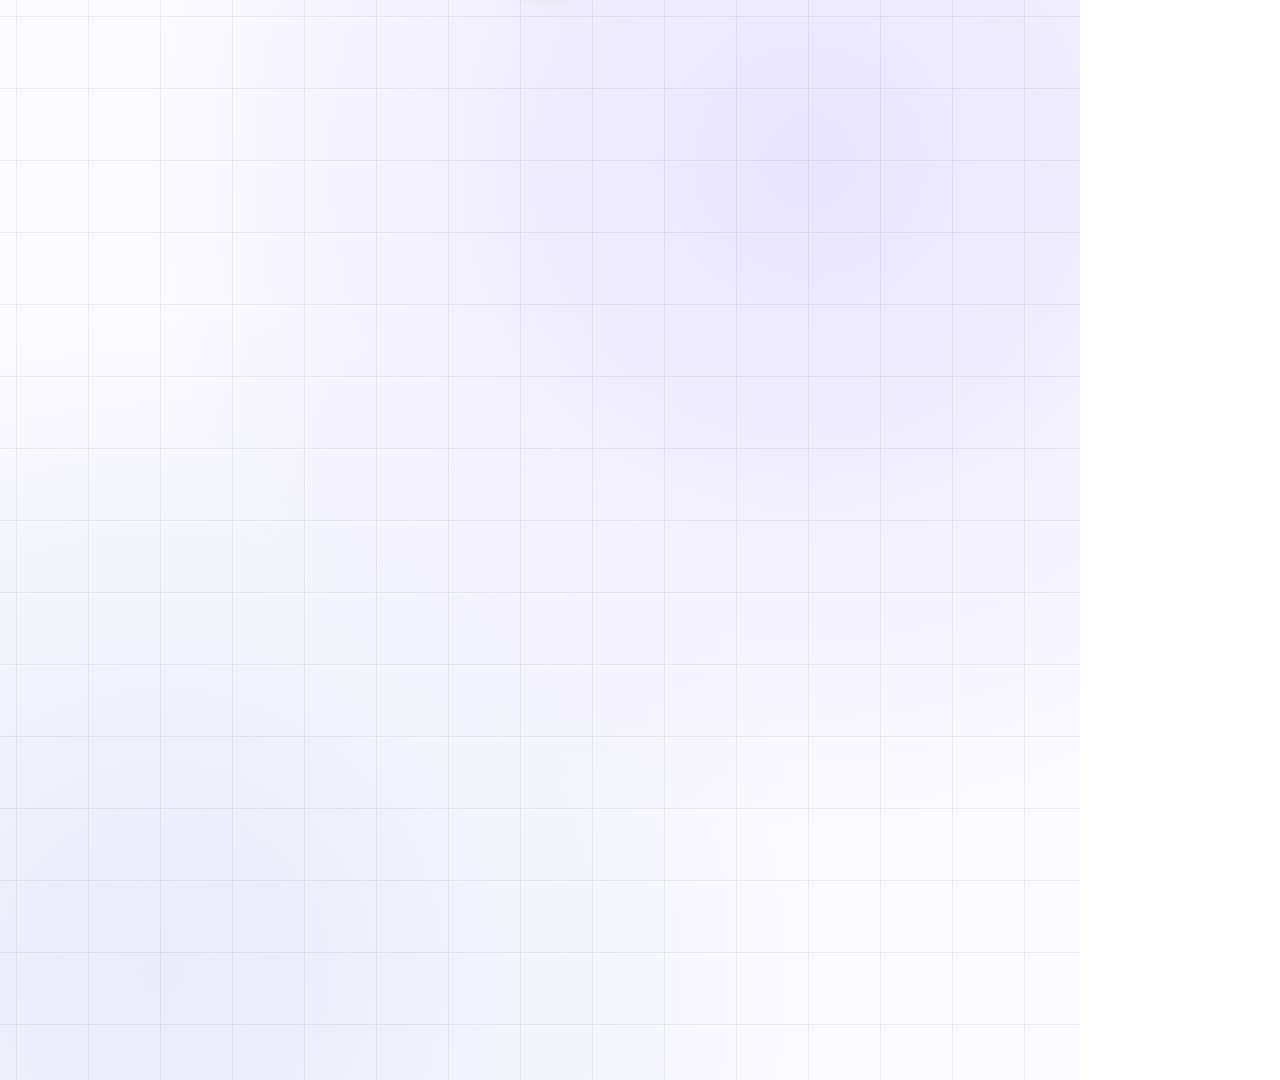
<file: video-src/index.html>
<!doctype html>
<html lang="en" data-resolution="square">
<head>
<meta charset="UTF-8" />
<meta name="viewport" content="width=1080, height=1080" />
<script src="assets/gsap.min.js"></script>
<style>
@font-face{font-family:PJS;src:url(assets/pjs-500.woff2);font-weight:500}
@font-face{font-family:PJS;src:url(assets/pjs-600.woff2);font-weight:600}
@font-face{font-family:PJS;src:url(assets/pjs-700.woff2);font-weight:700}
@font-face{font-family:PJS;src:url(assets/pjs-800.woff2);font-weight:800}
:root{--ink:#0f0d1a;--mute:#6b6878;--v:#6E4DFF;--b:#0C49A3;--wa:#1fb855;--red:#e5484d;--card:#ffffff;--line:rgba(15,13,26,.08)}
*{margin:0;padding:0;box-sizing:border-box}
html,body{width:1080px;height:1080px;overflow:hidden;background:#fff;font-family:PJS,sans-serif;color:var(--ink)}
#root{position:relative;width:1080px;height:1080px;overflow:hidden;background:radial-gradient(circle at 75% 15%,rgba(110,77,255,.13),transparent 55%),radial-gradient(circle at 15% 90%,rgba(12,73,163,.08),transparent 50%),#fbfaff}
.grid{position:absolute;inset:-200px;background-image:linear-gradient(var(--line) 1px,transparent 1px),linear-gradient(90deg,var(--line) 1px,transparent 1px);background-size:72px 72px;opacity:.7}
.clip{position:absolute;inset:0}
.stage{position:absolute;inset:0;perspective:1800px;display:grid;place-items:center}
.cap{position:absolute;left:0;right:0;bottom:92px;text-align:center;font-weight:700;font-size:34px;letter-spacing:-.02em}
.cap em{font-style:normal;background:linear-gradient(100deg,var(--v),var(--b));-webkit-background-clip:text;background-clip:text;color:transparent}
.chip{display:inline-flex;align-items:center;gap:8px;font-size:18px;font-weight:700;letter-spacing:.06em;text-transform:uppercase;padding:9px 16px;border-radius:99px}
.shadow{box-shadow:0 50px 90px -30px rgba(40,25,120,.35),0 2px 0 rgba(255,255,255,.8) inset}
.p3d{transform-style:preserve-3d}
/* S1 phone */
#phone{position:absolute;width:330px;height:600px;border-radius:48px;background:#16112e;padding:14px;left:375px;top:150px}
#phone .scr{width:100%;height:100%;border-radius:36px;background:linear-gradient(160deg,#7c5cff,#0C49A3);overflow:hidden;position:relative}
#phone .scr .ad{position:absolute;left:26px;right:26px;bottom:40px;color:#fff}
#phone .scr .ad b{display:block;font-size:30px;line-height:1.1;font-weight:800;margin:10px 0 16px}
#phone .scr .ad i{font-style:normal;display:inline-block;background:#fff;color:#16112e;font-weight:700;font-size:18px;padding:10px 18px;border-radius:99px}
#phone .play{position:absolute;left:50%;top:38%;width:84px;height:84px;margin:-42px;border-radius:50%;background:rgba(255,255,255,.22);display:grid;place-items:center;color:#fff;font-size:34px}
#coin{position:absolute;left:500px;top:-120px;width:92px;height:92px;border-radius:50%;background:radial-gradient(circle at 35% 30%,#ffe9a3,#f0b52c 60%,#c98a00);display:grid;place-items:center;font-size:46px;font-weight:800;color:#7a5200;box-shadow:0 18px 30px -10px rgba(201,138,0,.6)}
.lead{position:absolute;width:300px;padding:20px 22px;border-radius:22px;background:#fff;display:flex;gap:14px;align-items:center}
.av{width:54px;height:54px;border-radius:50%;background:linear-gradient(135deg,var(--v),var(--b));color:#fff;font-weight:800;font-size:20px;display:grid;place-items:center;flex:none}
.lead b{display:block;font-size:22px}.lead small{color:var(--mute);font-size:16px;font-weight:600}
#lead1{left:640px;top:330px}
#lost{position:absolute;left:820px;top:300px;background:#ffe9ea;color:var(--red)}
/* S2/S3 path */
#plane{position:absolute;left:90px;top:300px;width:900px;height:420px}
.node{position:absolute;top:120px;width:210px;height:170px;border-radius:30px;background:#fff;display:grid;place-items:center;text-align:center;font-weight:800;font-size:24px}
.node span{display:block;font-size:52px;margin-bottom:6px}
.n1{left:0}.n2{left:345px}.n3{left:690px}
.gap{position:absolute;top:195px;width:135px;height:20px}
.g1{left:210px}.g2{left:555px}
.gap .dash{position:absolute;inset:7px 8px;border-top:6px dashed rgba(229,72,77,.6)}
.gap .glow{position:absolute;inset:0;border-radius:20px;background:rgba(229,72,77,.35);filter:blur(14px)}
.gap .fill{position:absolute;inset:4px 0;border-radius:12px;background:linear-gradient(90deg,var(--v),var(--b));transform-origin:left}
#core{position:absolute;left:465px;top:120px;width:150px;height:150px;border-radius:40px;overflow:hidden;opacity:0}
#core img{width:100%;height:100%}
/* S4 reel */
#reel{position:absolute;left:390px;top:130px;width:330px;height:590px;border-radius:34px;overflow:hidden;background:linear-gradient(180deg,#2a1f63,#6E4DFF 70%,#9b86ff)}
#reel .face{position:absolute;left:0;right:0;top:170px;text-align:center;font-size:230px;line-height:1}
#reel .body{position:absolute;left:50%;top:300px;width:270px;height:300px;margin-left:-135px;border-radius:130px 130px 0 0;background:#ffffff22}
#reel .hook{position:absolute;left:24px;right:24px;top:40px;color:#fff;font-weight:800;font-size:26px;line-height:1.15;text-align:center}
#reel .side{position:absolute;right:16px;bottom:120px;display:grid;gap:22px;color:#fff;font-size:30px;text-align:center}
#views{position:absolute;left:740px;top:240px;background:#fff;padding:20px 26px;border-radius:22px;font-weight:800;font-size:44px;letter-spacing:-.02em}
#views small{display:block;font-size:16px;color:var(--mute);font-weight:700;letter-spacing:.06em}
.heart{position:absolute;font-size:44px;color:#ff4d79;left:640px;top:600px;opacity:0}
/* S5 form + wa */
#form{position:absolute;left:150px;top:200px;width:430px;padding:34px;border-radius:30px;background:#fff}
#form h4{font-size:26px;margin-bottom:22px}
.fld{height:62px;border-radius:14px;background:#f4f3f9;border:2px solid transparent;margin-bottom:14px;padding:0 18px;display:flex;align-items:center;font-size:21px;font-weight:600;color:var(--ink);overflow:hidden;white-space:nowrap}
.fld .t{display:inline-block;overflow:hidden;width:0}
#sub{height:64px;border-radius:99px;background:var(--v);color:#fff;font-weight:700;font-size:22px;display:grid;place-items:center}
#wa{position:absolute;left:560px;top:430px;width:400px;border-radius:30px;background:#fff;overflow:hidden}
#wa .hd{background:#075e54;color:#fff;padding:18px 22px;display:flex;gap:12px;align-items:center;font-weight:700;font-size:20px}
#wa .hd i{width:40px;height:40px;border-radius:50%;background:url(assets/icon.png) center/cover}
#wa .bd{background:#ece5dd;padding:22px}
#wa .msg{background:#dcf8c6;border-radius:16px 16px 16px 4px;padding:16px 18px;font-size:20px;font-weight:600;line-height:1.35}
#timer{position:absolute;left:820px;top:330px;background:var(--wa);color:#fff}
/* S6 crm */
#board{position:absolute;left:90px;top:190px;width:900px;height:520px;display:flex;gap:24px}
.col{flex:1;border-radius:28px;background:rgba(255,255,255,.85);border:2px solid var(--line);padding:22px}
.col h5{font-size:18px;letter-spacing:.08em;text-transform:uppercase;color:var(--mute);margin-bottom:18px;display:flex;justify-content:space-between}
.ghost{height:96px;border-radius:18px;background:#f4f3f9;margin-bottom:14px}
#mov{position:absolute;left:22px;top:80px;width:240px;padding:18px;border-radius:18px;background:#fff;border:2px solid var(--v)}
#mov b{font-size:22px;display:block}#mov small{font-size:16px;color:var(--mute);font-weight:600}
#mov .tag{margin-bottom:8px;font-size:14px;padding:6px 10px}
/* S7 engine */
.layer{position:absolute;left:340px;width:400px;height:110px;border-radius:26px;display:flex;align-items:center;gap:18px;padding:0 30px;color:#fff;font-weight:800;font-size:30px}
.layer span{font-size:40px}
.l1{background:linear-gradient(120deg,#8a6dff,#6E4DFF)}.l2{background:linear-gradient(120deg,#4a63e6,#2a4fc4)}.l3{background:linear-gradient(120deg,#25c46a,#119b4c)}
#arrowL{position:absolute;left:0;right:0;top:760px;text-align:center;font-size:38px;font-weight:800;letter-spacing:-.02em}
/* S8 end */
#endlogo{position:absolute;left:0;right:0;top:330px;display:flex;justify-content:center;align-items:center;gap:26px}
#endlogo img{width:150px;height:150px}
.word{font-size:96px;font-weight:800;letter-spacing:-.04em;display:flex;align-items:center}
.word .m{background:linear-gradient(110deg,#6E4DFF,#0C49A3);color:#fff;padding:0 18px;margin-left:6px;line-height:1.15}
#cta{position:absolute;left:50%;top:600px;transform:translateX(-50%);background:var(--v);color:#fff;font-weight:700;font-size:32px;padding:26px 48px;border-radius:99px;box-shadow:0 24px 50px -16px rgba(110,77,255,.7);white-space:nowrap}
#url{position:absolute;left:0;right:0;top:740px;text-align:center;font-size:24px;font-weight:700;color:var(--mute)}
</style>
</head>
<body>
<div id="root" data-composition-id="main" data-start="0" data-duration="31.8" data-width="1080" data-height="1080">
  <div class="grid" id="grid"></div>

  <!-- S1 hook -->
  <div class="clip" id="s1" data-start="0" data-duration="4.7" data-track-index="1"><div class="stage">
    <div id="phone" class="shadow p3d"><div class="scr"><div class="play">▶</div><div class="ad"><span class="chip" style="background:#ffffff26;color:#fff;font-size:14px;padding:6px 12px">Sponsored</span><b>Book your free consultation today</b><i>Learn more</i></div></div></div>
    <div id="coin">₹</div>
    <div class="lead shadow" id="lead1"><div class="av">RK</div><div><b>New lead</b><small>Rahul · 2:14 PM</small></div></div>
    <div class="chip" id="lost">✕ Lost</div>
    <div class="cap" id="c1">Paid for the lead. <em>Lost the customer.</em></div>
  </div></div>

  <!-- S2+S3 path -->
  <div class="clip" id="s2" data-start="4.4" data-duration="6.6" data-track-index="2"><div class="stage">
    <div id="plane" class="p3d">
      <div class="node n1 shadow"><div><span>📣</span>Ad</div></div>
      <div class="gap g1"><div class="glow"></div><div class="dash"></div><div class="fill"></div></div>
      <div class="node n2 shadow"><div><span>📝</span>Lead</div></div>
      <div class="gap g2"><div class="glow"></div><div class="dash"></div><div class="fill"></div></div>
      <div class="node n3 shadow"><div><span>🤝</span>Customer</div></div>
    </div>
    <div id="core" class="shadow"><img src="assets/icon.png"></div>
    <div class="cap" id="c2">The leak is <em>after the ad.</em></div>
    <div class="cap" id="c3" style="opacity:0">One <em>connected</em> system.</div>
  </div></div>

  <!-- S4 reel -->
  <div class="clip" id="s4" data-start="10.6" data-duration="3.7" data-track-index="3"><div class="stage">
    <div id="reel" class="shadow"><div class="hook">"Stop scrolling if you're in Lucknow 👀"</div><div class="face">👩🏻‍💼</div><div class="side"><div>♥</div><div>💬</div><div>↗</div></div></div>
    <div id="views" class="shadow"><small>VIEWS</small><span id="vc">0</span></div>
    <div class="heart" id="h1">♥</div><div class="heart" id="h2">♥</div><div class="heart" id="h3">♥</div>
    <div class="cap" id="c4">Video that <em>stops the scroll.</em></div>
  </div></div>

  <!-- S5 form + WhatsApp -->
  <div class="clip" id="s5" data-start="13.9" data-duration="4.6" data-track-index="4"><div class="stage">
    <div id="form" class="shadow"><h4>Get a free quote</h4>
      <div class="fld"><span class="t" id="t1">Rahul Kumar</span></div>
      <div class="fld"><span class="t" id="t2">98390 •••••</span></div>
      <div id="sub">Submit</div></div>
    <div id="wa" class="shadow"><div class="hd"><i></i>Your Business ✓</div><div class="bd"><div class="msg">Hi Rahul 👋 Thanks for reaching out! Here's our price list — want to book a visit?</div></div></div>
    <div class="chip" id="timer">⚡ Replied in 0:04</div>
    <div class="cap" id="c5">Instant reply on <em>WhatsApp.</em></div>
  </div></div>

  <!-- S6 CRM -->
  <div class="clip" id="s6" data-start="18.1" data-duration="4.6" data-track-index="5"><div class="stage">
    <div id="board" class="p3d">
      <div class="col shadow"><h5>New <span>12</span></h5><div class="ghost"></div><div class="ghost" style="margin-top:110px"></div></div>
      <div class="col shadow"><h5>Assigned <span>8</span></h5><div class="ghost"></div><div class="ghost"></div></div>
      <div class="col shadow"><h5>Won <span>5</span></h5><div class="ghost"></div><div class="ghost"></div></div>
      <div id="mov" class="shadow"><span class="chip tag" id="tag" style="background:#efeaff;color:var(--v)">NEW</span><b>Rahul Kumar</b><small id="who">Unassigned</small></div>
    </div>
    <div class="cap" id="c6">Every lead <em>assigned & tracked.</em></div>
  </div></div>

  <!-- S7 engine -->
  <div class="clip" id="s7" data-start="22.3" data-duration="6.2" data-track-index="6"><div class="stage">
    <div class="p3d" id="eng" style="position:absolute;inset:0">
      <div class="layer l1 shadow" style="top:260px"><span>🎬</span>Video</div>
      <div class="layer l2 shadow" style="top:400px"><span>📈</span>Ads</div>
      <div class="layer l3 shadow" style="top:540px"><span>💬</span>Follow-up</div>
    </div>
    <div id="arrowL">Leads <span style="color:var(--v)">→</span> <em style="font-style:normal;background:linear-gradient(100deg,var(--v),var(--b));-webkit-background-clip:text;background-clip:text;color:transparent">Customers</em></div>
    <div class="cap" id="c7">Built as <em>one.</em></div>
  </div></div>

  <!-- S8 end -->
  <div class="clip" id="s8" data-start="28.2" data-duration="3.6" data-track-index="7"><div class="stage">
    <div id="endlogo"><img src="assets/icon.png"><div class="word">Trend<span class="m">Mint</span></div></div>
    <div id="cta">Book your free growth plan →</div>
    <div id="url">trendmint.co.in</div>
  </div></div>
</div>
<script>
window.__timelines = window.__timelines || {};
const tl = gsap.timeline({ paused: true });
const E = "power3.out", S = "back.out(1.6)";
// background drift
tl.fromTo("#grid",{x:0,y:0},{x:-72,y:-36,duration:31.8,ease:"none"},0);

// S1
tl.fromTo("#phone",{rotationY:-28,rotationX:12,z:-200,opacity:0,y:60},{rotationY:-14,rotationX:8,z:0,opacity:1,y:0,duration:0.9,ease:E},0)
  .to("#phone",{rotationY:-8,duration:3.6,ease:"none"},0.9)
  .fromTo("#coin",{y:0,rotation:0},{y:420,rotation:360,duration:0.8,ease:"power2.in"},0.25)
  .to("#coin",{scale:0,opacity:0,duration:0.2},1.05)
  .fromTo("#lead1",{x:-220,opacity:0,scale:.6,rotationY:-30},{x:0,opacity:1,scale:1,rotationY:-10,duration:0.6,ease:S},1.6)
  .to("#lead1",{filter:"grayscale(1)",opacity:.45,y:40,rotation:6,duration:0.8,ease:E},2.9)
  .fromTo("#lost",{scale:0,opacity:0},{scale:1,opacity:1,duration:0.4,ease:S},3.0)
  .fromTo("#c1",{y:30,opacity:0},{y:0,opacity:1,duration:0.5,ease:E},0.6)
  .to("#s1 .stage",{scale:.85,opacity:0,duration:0.35,ease:"power2.in"},4.35);

// S2 (local 0 = 4.4)
const t2=4.4;
tl.fromTo("#plane",{rotationX:48,rotationZ:-18,z:-500,opacity:0,scale:1.02},{rotationX:40,rotationZ:-12,z:0,opacity:1,scale:1.02,duration:1.0,ease:E},t2)
  .to("#plane",{rotationZ:-6,duration:5.2,ease:"none"},t2+1)
  .from("#s2 .node",{y:-60,opacity:0,stagger:0.12,duration:0.5,ease:S},t2+0.3)
  .fromTo("#s2 .glow",{opacity:.2},{opacity:1,duration:0.35,repeat:5,yoyo:true,ease:"sine.inOut"},t2+0.9)
  .fromTo("#c2",{y:30,opacity:0},{y:0,opacity:1,duration:0.5,ease:E},t2+0.6)
  // S3 snap shut at 7.9
  .fromTo("#s2 .fill",{scaleX:0},{scaleX:1,duration:0.45,stagger:0.15,ease:"power2.out"},7.9)
  .to("#s2 .glow",{opacity:0,duration:0.3},7.9)
  .to("#s2 .dash",{opacity:0,duration:0.2},7.9)
  .to("#c2",{y:-20,opacity:0,duration:0.3},7.9)
  .fromTo("#c3",{y:30,opacity:0},{y:0,opacity:1,duration:0.5,ease:E},8.1)
  .fromTo("#core",{opacity:0,scale:.3,y:-80,rotationY:-90},{opacity:1,scale:1,y:-90,rotationY:0,duration:0.7,ease:S},8.4)
  .to("#core",{scale:1.08,duration:0.4,yoyo:true,repeat:3,ease:"sine.inOut"},9.1)
  .to("#s2 .stage",{scale:1.15,opacity:0,duration:0.35,ease:"power2.in"},10.65);

// S4 (10.6)
tl.fromTo("#reel",{rotationY:40,rotationX:10,z:-300,opacity:0,x:-80},{rotationY:-12,rotationX:4,z:0,opacity:1,x:0,duration:0.8,ease:E},10.7)
  .to("#reel",{rotationY:-4,duration:2.8,ease:"none"},11.5)
  .fromTo("#views",{opacity:0,x:60,rotationY:-30},{opacity:1,x:0,rotationY:-8,duration:0.5,ease:S},11.2)
  .fromTo("#c4",{y:30,opacity:0},{y:0,opacity:1,duration:0.5,ease:E},11.0);
const vc={v:0};
tl.to(vc,{v:12400,duration:2.4,ease:"power2.out",onUpdate:()=>{document.getElementById("vc").textContent=(vc.v>=1000?(vc.v/1000).toFixed(1)+"K":Math.round(vc.v))}},11.4);
["#h1","#h2","#h3"].forEach((h,i)=>{tl.fromTo(h,{opacity:0,y:0,x:i*30,scale:.5},{opacity:1,y:-260,x:i*30-40+i*20,scale:1.2,duration:1.0,ease:"power1.out"},11.8+i*0.45).to(h,{opacity:0,duration:0.3},12.8+i*0.45)});
tl.to("#s4 .stage",{x:-200,opacity:0,duration:0.35,ease:"power2.in"},13.85);

// S5 (13.9)
tl.fromTo("#form",{rotationY:25,z:-200,opacity:0,x:-80},{rotationY:12,z:0,opacity:1,x:0,duration:0.6,ease:E},13.95)
  .to("#t1",{width:200,duration:0.7,ease:"steps(11)"},14.5)
  .to("#t2",{width:150,duration:0.6,ease:"steps(11)"},15.3)
  .to("#sub",{scale:.93,duration:0.1,yoyo:true,repeat:1},16.0)
  .to("#sub",{backgroundColor:"#1fb855",duration:0.2},16.1)
  .fromTo("#wa",{rotationY:-30,z:-200,opacity:0,y:80,scale:.8},{rotationY:-10,z:0,opacity:1,y:0,scale:1,duration:0.6,ease:S},16.4)
  .fromTo("#timer",{scale:0,opacity:0},{scale:1,opacity:1,duration:0.4,ease:S},16.9)
  .fromTo("#c5",{y:30,opacity:0},{y:0,opacity:1,duration:0.5,ease:E},14.2)
  .to("#s5 .stage",{y:-120,opacity:0,duration:0.35,ease:"power2.in"},18.1);

// S6 (18.1)
tl.fromTo("#board",{rotationX:40,z:-400,opacity:0},{rotationX:22,z:0,opacity:1,duration:0.8,ease:E},18.15)
  .to("#board",{rotationX:16,duration:3.6,ease:"none"},18.95)
  .fromTo("#mov",{scale:.6,opacity:0},{scale:1,opacity:1,duration:0.4,ease:S},18.6)
  .to("#mov",{x:308,z:60,duration:0.7,ease:"power3.inOut"},19.4)
  .call(()=>{},null,19.4)
  .to("#tag",{backgroundColor:"#e6eeff",color:"#0C49A3",duration:0.1},19.8)
  .to("#mov",{x:616,duration:0.7,ease:"power3.inOut"},20.7)
  .to("#mov",{borderColor:"#1fb855",duration:0.2},21.3)
  .to("#tag",{backgroundColor:"#e6f9ee",color:"#1fb855",duration:0.1},21.3)
  .fromTo("#c6",{y:30,opacity:0},{y:0,opacity:1,duration:0.5,ease:E},18.5)
  .to("#s6 .stage",{scale:.9,opacity:0,duration:0.35,ease:"power2.in"},22.3);
// text swaps in CRM card
tl.call(()=>{document.getElementById("tag").textContent="NEW";document.getElementById("who").textContent="Unassigned"},null,18.2)
  .call(()=>{document.getElementById("tag").textContent="ASSIGNED";document.getElementById("who").textContent="→ Priya (Sales)"},null,19.85)
  .call(()=>{document.getElementById("tag").textContent="WON ✓";document.getElementById("who").textContent="Visit booked"},null,21.3);

// S7 (22.3)
tl.fromTo("#eng .layer",{opacity:0,x:(i)=>[-500,500,-500][i],rotationY:(i)=>[40,-40,40][i]},{opacity:1,x:0,rotationY:0,stagger:0.25,duration:0.7,ease:E},22.4)
  .to("#eng",{rotationX:42,rotationZ:-22,scale:1.15,duration:1.0,ease:"power2.inOut"},24.2)
  .to("#eng .layer",{y:(i)=>[95,0,-95][i],z:(i)=>[0,60,120][i],duration:0.8,ease:"power3.inOut"},24.4)
  .to("#eng",{rotationZ:-12,duration:3.3,ease:"none"},25.2)
  .fromTo("#c7",{y:30,opacity:0},{y:0,opacity:1,duration:0.5,ease:E},22.8)
  .fromTo("#arrowL",{y:30,opacity:0},{y:0,opacity:1,duration:0.5,ease:E},24.6)
  .to("#c7",{opacity:0,duration:0.3},24.4)
  .to("#s7 .stage",{scale:1.1,opacity:0,duration:0.35,ease:"power2.in"},28.15);

// S8 (28.2)
tl.fromTo("#endlogo img",{scale:0,rotation:-120},{scale:1,rotation:0,duration:0.7,ease:S},28.3)
  .fromTo("#endlogo .word",{x:-30,opacity:0},{x:0,opacity:1,duration:0.5,ease:E},28.6)
  .fromTo("#cta",{y:40,opacity:0,scale:.9},{y:0,opacity:1,scale:1,duration:0.5,ease:S},29.2)
  .to("#cta",{scale:1.05,duration:0.35,yoyo:true,repeat:3,ease:"sine.inOut"},29.9)
  .fromTo("#url",{opacity:0},{opacity:1,duration:0.4},29.6);

window.__timelines["main"] = tl;
tl.seek(0);
</script>
</body>
</html>
</file>
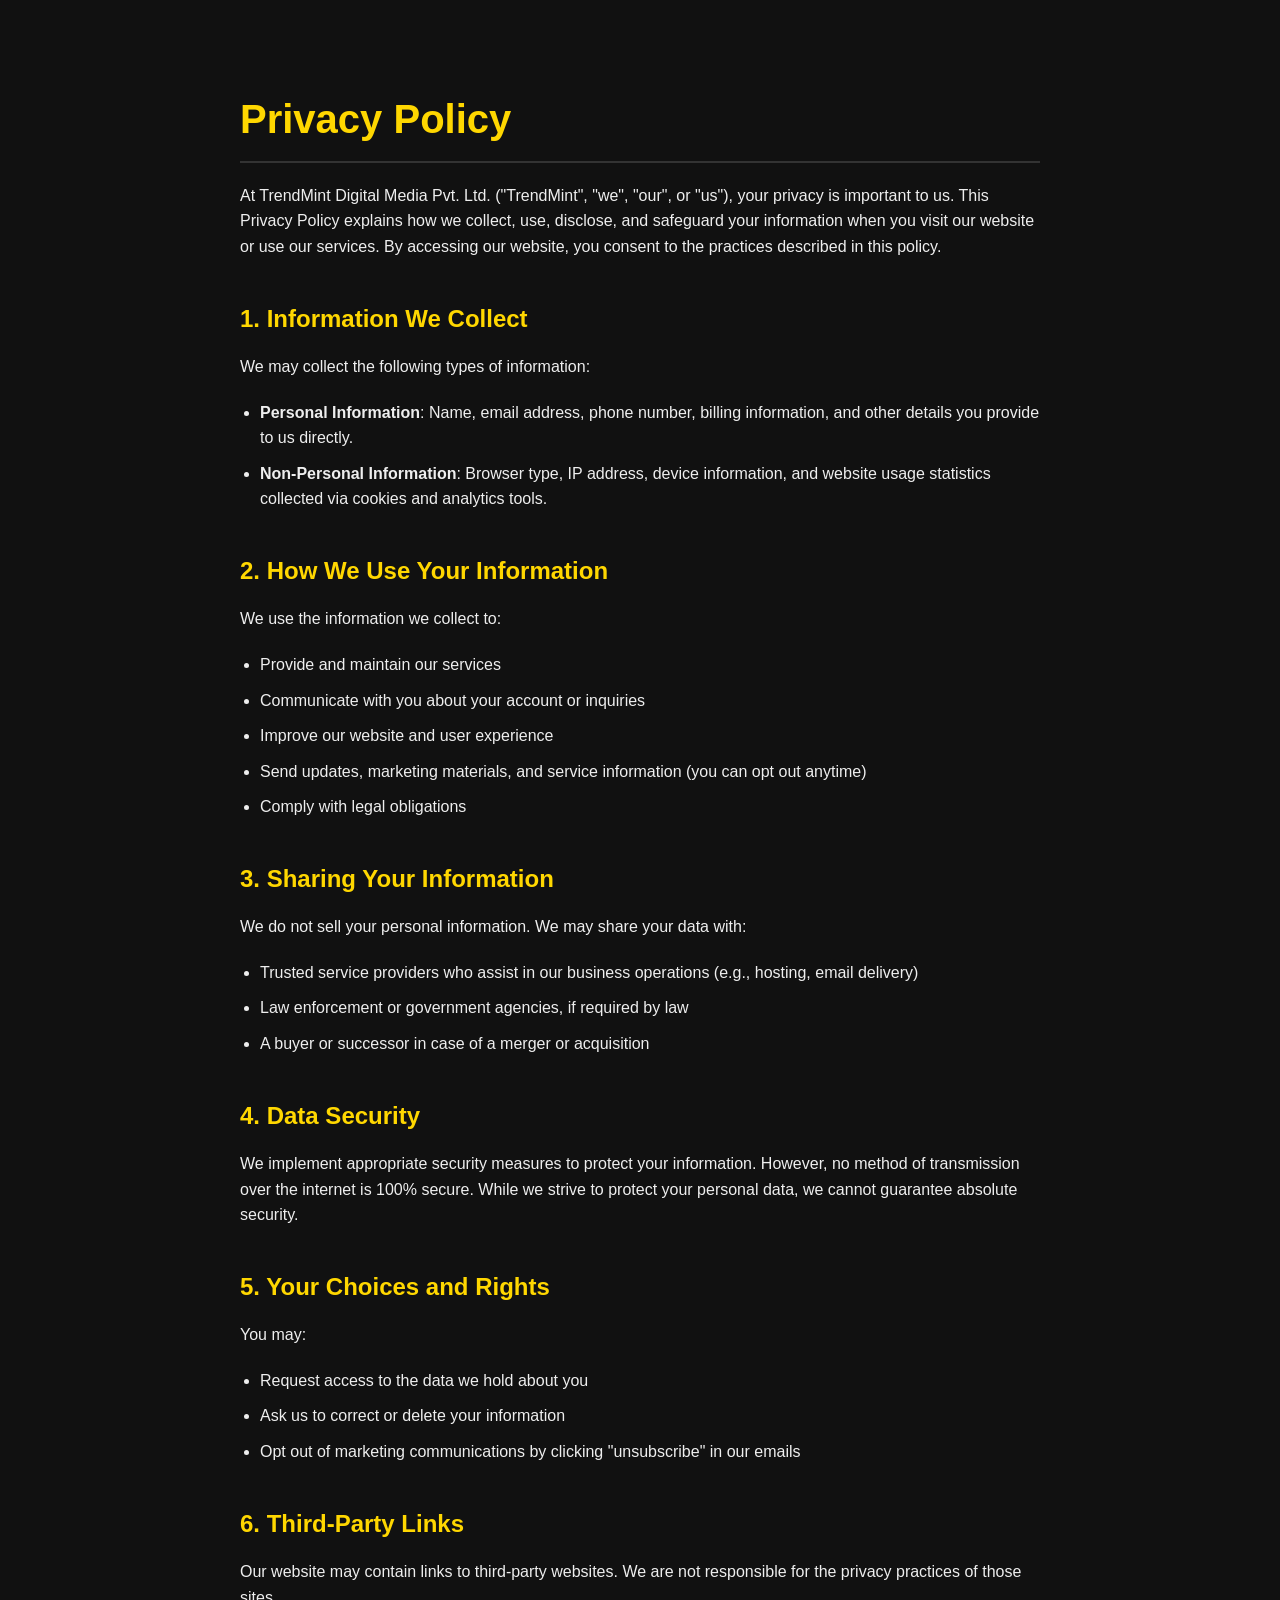
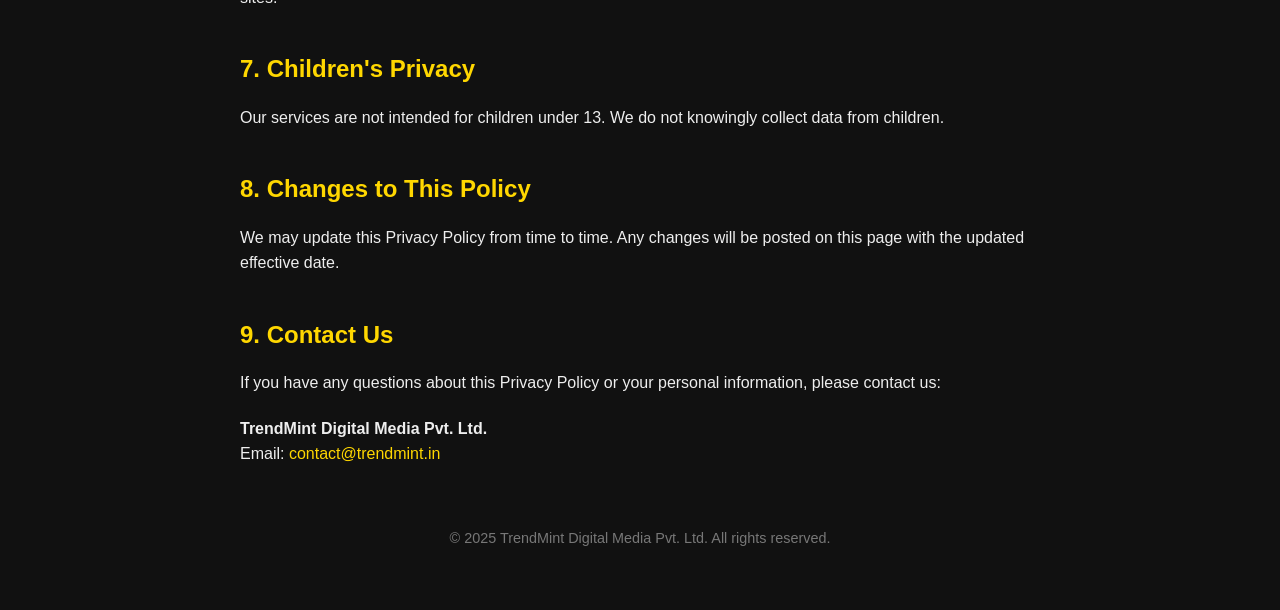
<file: privacy-policy.html>
<!DOCTYPE html>
<html lang="en">
<head>
  <meta charset="UTF-8">
  <meta name="viewport" content="width=device-width, initial-scale=1.0">
  <title>Privacy Policy | TrendMint</title>
  <style>
    body {
      font-family: 'Segoe UI', sans-serif;
      margin: 0;
      padding: 0;
      background-color: #111;
      color: #eee;
      line-height: 1.6;
    }
    .container {
      max-width: 800px;
      margin: auto;
      padding: 60px 20px;
    }
    h1, h2 {
      color: #ffd700;
    }
    h1 {
      font-size: 2.5rem;
      margin-bottom: 20px;
      border-bottom: 2px solid #333;
      padding-bottom: 10px;
    }
    h2 {
      font-size: 1.5rem;
      margin-top: 40px;
      margin-bottom: 10px;
    }
    p {
      margin-bottom: 20px;
    }
    ul {
      margin-bottom: 20px;
      padding-left: 20px;
    }
    li {
      margin-bottom: 10px;
    }
    a {
      color: #ffd700;
      text-decoration: none;
    }
    a:hover {
      text-decoration: underline;
    }
    footer {
      text-align: center;
      margin-top: 60px;
      font-size: 0.9rem;
      color: #777;
    }
  </style>
</head>
<body>
  <div class="container">
    <h1>Privacy Policy</h1>
    <p>At TrendMint Digital Media Pvt. Ltd. ("TrendMint", "we", "our", or "us"), your privacy is important to us. This Privacy Policy explains how we collect, use, disclose, and safeguard your information when you visit our website or use our services. By accessing our website, you consent to the practices described in this policy.</p>

    <h2>1. Information We Collect</h2>
    <p>We may collect the following types of information:</p>
    <ul>
      <li><strong>Personal Information</strong>: Name, email address, phone number, billing information, and other details you provide to us directly.</li>
      <li><strong>Non-Personal Information</strong>: Browser type, IP address, device information, and website usage statistics collected via cookies and analytics tools.</li>
    </ul>

    <h2>2. How We Use Your Information</h2>
    <p>We use the information we collect to:</p>
    <ul>
      <li>Provide and maintain our services</li>
      <li>Communicate with you about your account or inquiries</li>
      <li>Improve our website and user experience</li>
      <li>Send updates, marketing materials, and service information (you can opt out anytime)</li>
      <li>Comply with legal obligations</li>
    </ul>

    <h2>3. Sharing Your Information</h2>
    <p>We do not sell your personal information. We may share your data with:</p>
    <ul>
      <li>Trusted service providers who assist in our business operations (e.g., hosting, email delivery)</li>
      <li>Law enforcement or government agencies, if required by law</li>
      <li>A buyer or successor in case of a merger or acquisition</li>
    </ul>

    <h2>4. Data Security</h2>
    <p>We implement appropriate security measures to protect your information. However, no method of transmission over the internet is 100% secure. While we strive to protect your personal data, we cannot guarantee absolute security.</p>

    <h2>5. Your Choices and Rights</h2>
    <p>You may:</p>
    <ul>
      <li>Request access to the data we hold about you</li>
      <li>Ask us to correct or delete your information</li>
      <li>Opt out of marketing communications by clicking "unsubscribe" in our emails</li>
    </ul>

    <h2>6. Third-Party Links</h2>
    <p>Our website may contain links to third-party websites. We are not responsible for the privacy practices of those sites.</p>

    <h2>7. Children's Privacy</h2>
    <p>Our services are not intended for children under 13. We do not knowingly collect data from children.</p>

    <h2>8. Changes to This Policy</h2>
    <p>We may update this Privacy Policy from time to time. Any changes will be posted on this page with the updated effective date.</p>

    <h2>9. Contact Us</h2>
    <p>If you have any questions about this Privacy Policy or your personal information, please contact us:</p>
    <p>
      <strong>TrendMint Digital Media Pvt. Ltd.</strong><br>
      Email: <a href="mailto:contact@trendmint.in">contact@trendmint.in</a><br>
    </p>

    <footer>
      &copy; 2025 TrendMint Digital Media Pvt. Ltd. All rights reserved.
    </footer>
  </div>
</body>
</html>
</file>
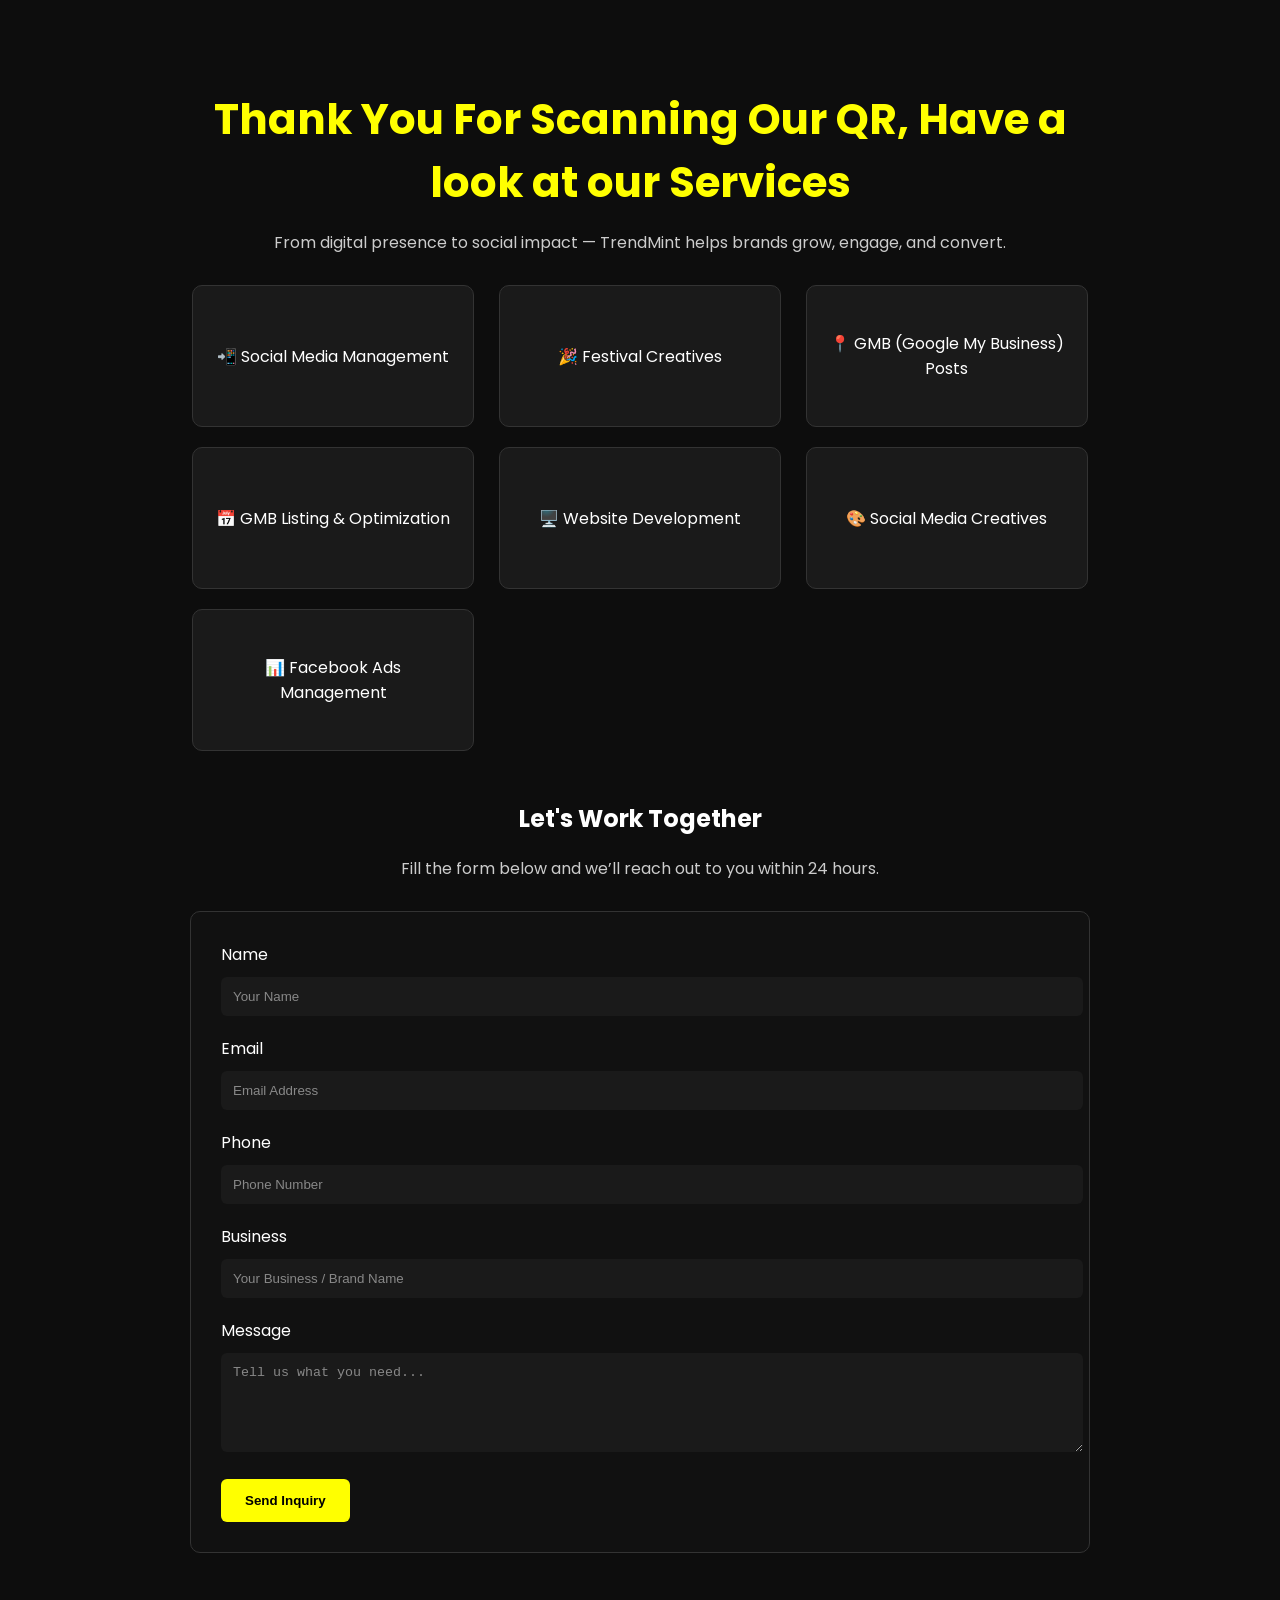
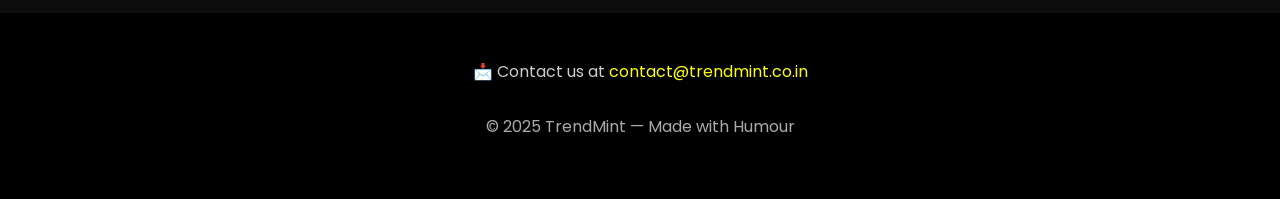
<file: qr.html>
<!DOCTYPE html>
<html lang="en">
<head>
  <meta charset="UTF-8" />
  <meta name="viewport" content="width=device-width, initial-scale=1.0"/>
  <title>Our Services — TrendMint</title>
  <link href="https://fonts.googleapis.com/css2?family=Poppins:wght@300;600;900&display=swap" rel="stylesheet">
  <style>
    body {
      margin: 0;
      font-family: 'Poppins', sans-serif;
      background: #0d0d0d;
      color: #fff;
      padding: 0;
    }
    
    .container {
      padding: 60px 20px;
      max-width: 900px;
      margin: auto;
    }
    h1 {
      font-size: 42px;
      margin-bottom: 10px;
      color: yellow;
      text-align: center;
    }
    p {
      color: #ccc;
      margin-bottom: 30px;
      font-size: 16px;
      text-align: center;
    }
    .services {
      display: grid;
      grid-template-columns: repeat(auto-fit, minmax(240px, 1fr));
      gap: 20px;
      margin-bottom: 50px;
      justify-items: center;
    }
    .service-box {
      background: #1a1a1a;
      padding: 20px;
      border-radius: 10px;
      border: 1px solid #333;
      width: 100%;
      max-width: 240px;
      display: flex;
      align-items: center;
      justify-content: center;
      text-align: center;
      height: 100px;
    }
    .service-box:hover {
      background: yellow;
      color: #000;
      border-color: #fff;
    }
    form {
      background: #111;
      padding: 30px;
      border-radius: 10px;
      border: 1px solid #333;
    }
    input, textarea {
      width: 100%;
      padding: 12px;
      margin: 10px 0 20px;
      border-radius: 6px;
      border: none;
      background: #1a1a1a;
      color: #fff;
    }
    input::placeholder, textarea::placeholder {
      color: #888;
    }
    button {
      background: yellow;
      color: #000;
      font-weight: bold;
      padding: 14px 24px;
      border: none;
      border-radius: 6px;
      cursor: pointer;
    }
    @media (max-width: 600px) {
      h1 { font-size: 28px; }
    }
    a, p, h1, h2, h3, h4, h5, h6, span, label, div {
    transition: opacity 0.3s ease;
  }
  a:hover, p:hover, h1:hover, h2:hover, h3:hover, h4:hover, h5:hover, h6:hover, span:hover, label:hover, div:hover {
    opacity: 1 !important;
  }
  a, p, h1, h2, h3, h4, h5, h6, span, label, div {
  transition: opacity 0.3s ease;
  opacity: 1;
}
</style>
</head>
<body>
  <div class="container">
    <h1>Thank You For Scanning Our QR, Have a look at our Services</h1>
    <p>From digital presence to social impact — TrendMint helps brands grow, engage, and convert.</p>

    <div class="services">
      <div class="service-box">📲 Social Media Management</div>
      <div class="service-box">🎉 Festival Creatives</div>
      <div class="service-box">📍 GMB (Google My Business) Posts</div>
      <div class="service-box">📅 GMB Listing & Optimization</div>
      <div class="service-box">🖥️ Website Development</div>
      <div class="service-box">🎨 Social Media Creatives</div>
      <div class="service-box">📊 Facebook Ads Management</div>
    </div>

    <h2 style="text-align: center;">Let's Work Together</h2>
    <p>Fill the form below and we’ll reach out to you within 24 hours.</p>

    <form action="https://sheetdb.io/api/v1/e381ubdvox56i" method="POST" onsubmit="handleSubmitAndRedirect(event)">
      <div>
        <label for="name">Name</label>
        <input type="text" id="name" name="Name" placeholder="Your Name" required>
      </div>
      <div>
        <label for="email">Email</label>
        <input type="email" id="email" name="Email" placeholder="Email Address" required>
      </div>
      <div>
        <label for="phone">Phone</label>
        <input type="tel" id="phone" name="Phone" placeholder="Phone Number" required>
      </div>
      <div>
        <label for="business">Business</label>
        <input type="text" id="business" name="Business" placeholder="Your Business / Brand Name" required>
      </div>
      <div>
        <label for="message">Message</label>
        <textarea id="message" name="Message" placeholder="Tell us what you need..." rows="5" required></textarea>
      </div>
      <button type="submit">Send Inquiry</button>
    </form>
  </div>
<script>
  function handleSubmitAndRedirect(event) {
    event.preventDefault();
    const form = event.target;
    const formData = new FormData(form);

    fetch(form.action, {
      method: 'POST',
      body: formData
    }).then(response => {
      if (response.ok) {
        form.reset();
        window.location.href = 'https://www.trendmint.co.in/thank-you.html';
      } else {
        alert("❌ Submission failed.");
      }
    }).catch(() => {
      alert("❌ Network error.");
    });
  }
</script>
<footer style="text-align: center; padding: 30px 20px; background-color: #000; color: #fff; font-family: 'Poppins', sans-serif; font-size: 14px;">
  <p>📩 Contact us at <a href="mailto:contact@trendmint.co.in" style="color: yellow; text-decoration: none;">contact@trendmint.co.in</a></p>
  <p style="margin-top: 8px; color: #aaa;">&copy; 2025 TrendMint — Made with Humour</p>
</footer>
</body>
</html>
</file>
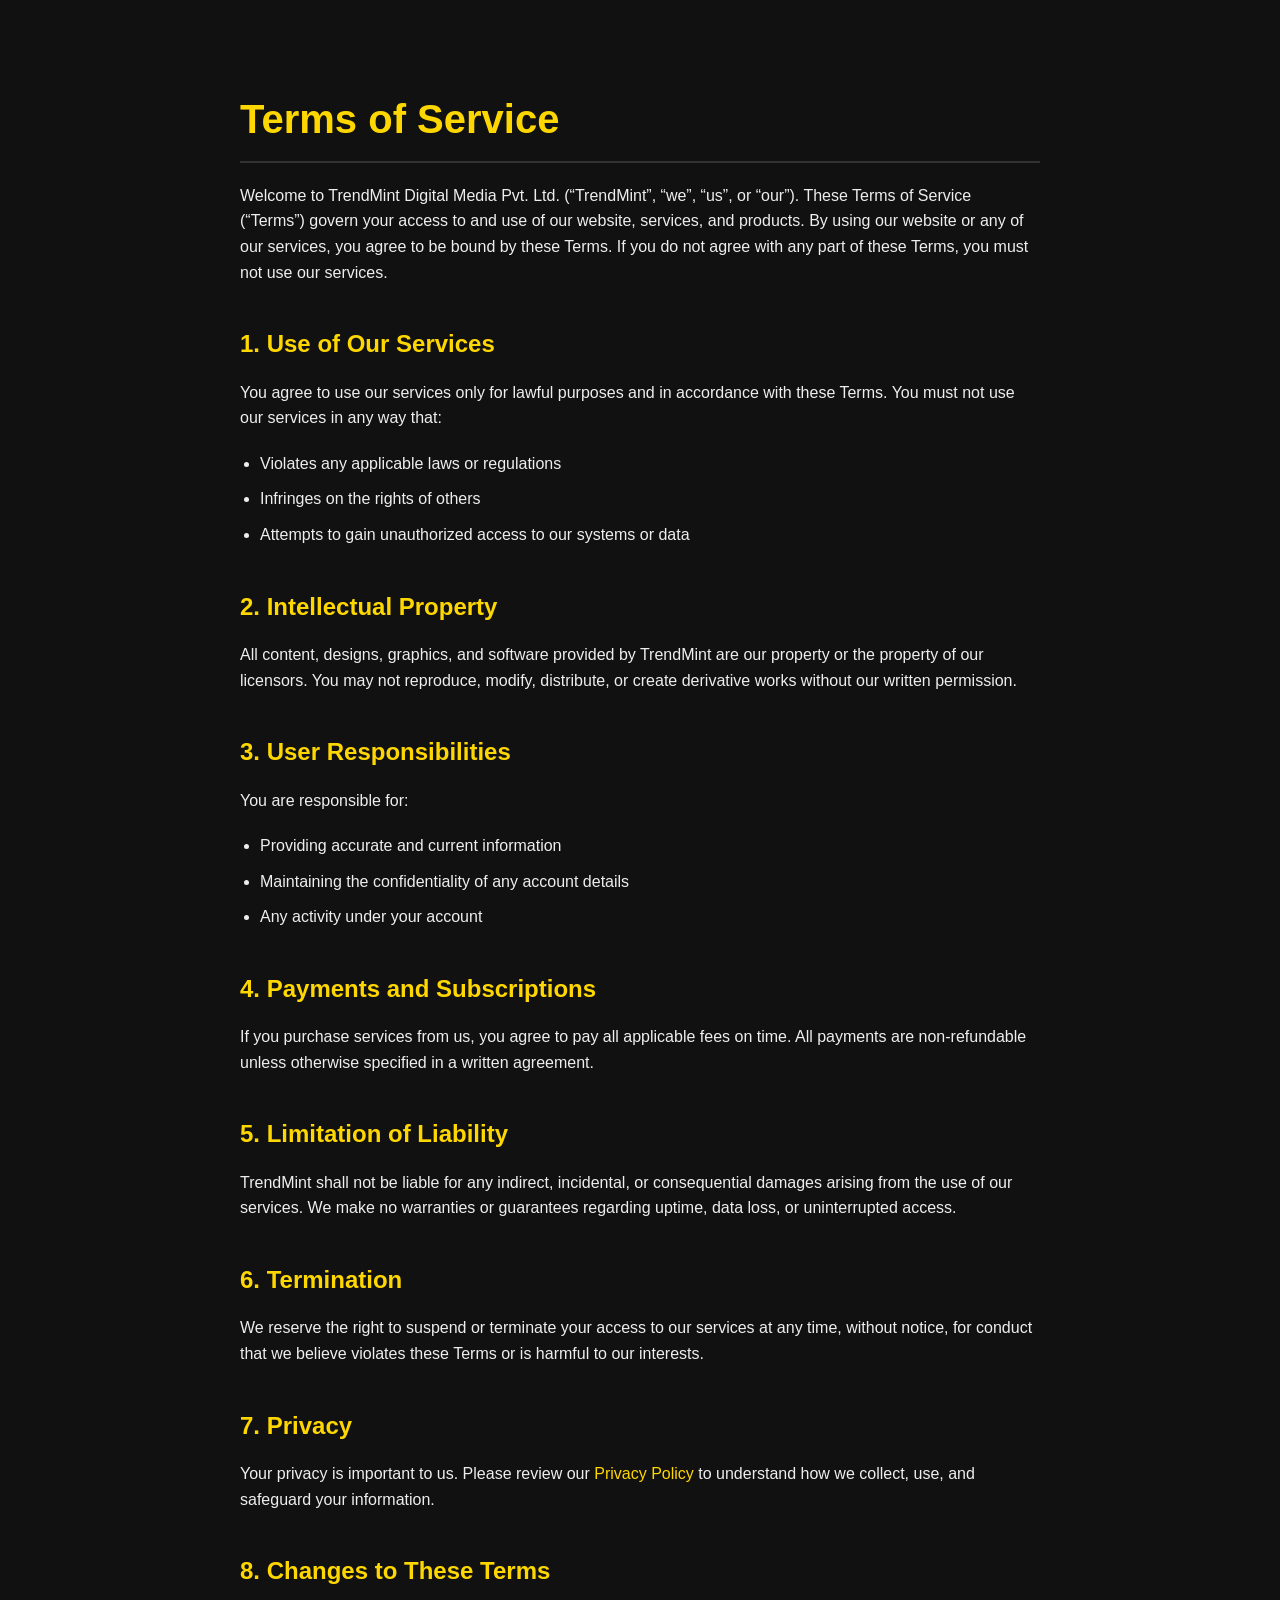
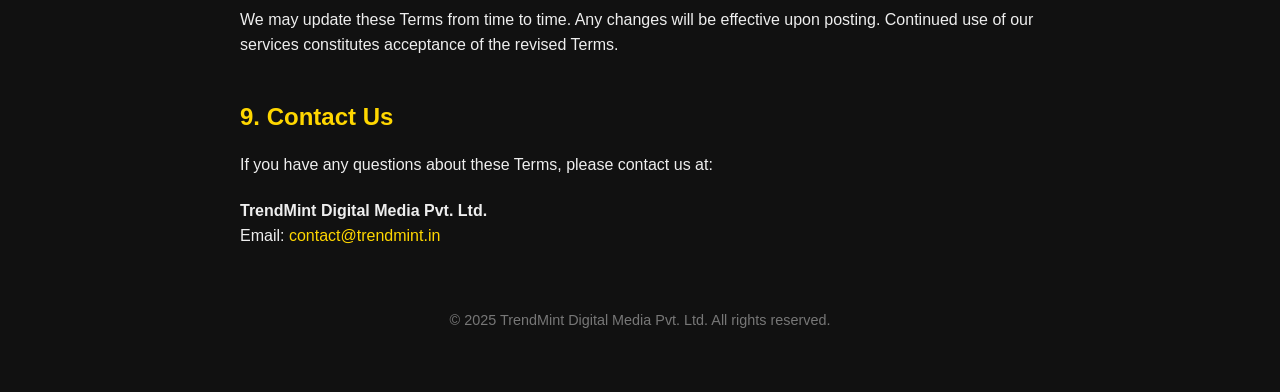
<file: Terms of service.html>
<!DOCTYPE html>
<html lang="en">
<head>
  <meta charset="UTF-8" />
  <meta name="viewport" content="width=device-width, initial-scale=1.0"/>
  <title>Terms of Service | TrendMint</title>
  <style>
    body {
      font-family: 'Segoe UI', sans-serif;
      margin: 0;
      padding: 0;
      line-height: 1.6;
      background-color: #111;
      color: #eee;
    }
    .container {
      max-width: 800px;
      margin: 0 auto;
      padding: 60px 20px;
    }
    h1, h2 {
      color: #ffd700;
    }
    h1 {
      font-size: 2.5rem;
      margin-bottom: 20px;
      border-bottom: 2px solid #333;
      padding-bottom: 10px;
    }
    h2 {
      font-size: 1.5rem;
      margin-top: 40px;
      margin-bottom: 10px;
    }
    p {
      margin-bottom: 20px;
    }
    ul {
      margin-bottom: 20px;
      padding-left: 20px;
    }
    li {
      margin-bottom: 10px;
    }
    a {
      color: #ffd700;
      text-decoration: none;
    }
    a:hover {
      text-decoration: underline;
    }
    footer {
      text-align: center;
      margin-top: 60px;
      font-size: 0.9rem;
      color: #777;
    }
  </style>
</head>
<body>
  <div class="container">
    <h1>Terms of Service</h1>
    <p>Welcome to TrendMint Digital Media Pvt. Ltd. (“TrendMint”, “we”, “us”, or “our”). These Terms of Service (“Terms”) govern your access to and use of our website, services, and products. By using our website or any of our services, you agree to be bound by these Terms. If you do not agree with any part of these Terms, you must not use our services.</p>

    <h2>1. Use of Our Services</h2>
    <p>You agree to use our services only for lawful purposes and in accordance with these Terms. You must not use our services in any way that:</p>
    <ul>
      <li>Violates any applicable laws or regulations</li>
      <li>Infringes on the rights of others</li>
      <li>Attempts to gain unauthorized access to our systems or data</li>
    </ul>

    <h2>2. Intellectual Property</h2>
    <p>All content, designs, graphics, and software provided by TrendMint are our property or the property of our licensors. You may not reproduce, modify, distribute, or create derivative works without our written permission.</p>

    <h2>3. User Responsibilities</h2>
    <p>You are responsible for:</p>
    <ul>
      <li>Providing accurate and current information</li>
      <li>Maintaining the confidentiality of any account details</li>
      <li>Any activity under your account</li>
    </ul>

    <h2>4. Payments and Subscriptions</h2>
    <p>If you purchase services from us, you agree to pay all applicable fees on time. All payments are non-refundable unless otherwise specified in a written agreement.</p>

    <h2>5. Limitation of Liability</h2>
    <p>TrendMint shall not be liable for any indirect, incidental, or consequential damages arising from the use of our services. We make no warranties or guarantees regarding uptime, data loss, or uninterrupted access.</p>

    <h2>6. Termination</h2>
    <p>We reserve the right to suspend or terminate your access to our services at any time, without notice, for conduct that we believe violates these Terms or is harmful to our interests.</p>

    <h2>7. Privacy</h2>
    <p>Your privacy is important to us. Please review our <a href="/privacy-policy">Privacy Policy</a> to understand how we collect, use, and safeguard your information.</p>

    <h2>8. Changes to These Terms</h2>
    <p>We may update these Terms from time to time. Any changes will be effective upon posting. Continued use of our services constitutes acceptance of the revised Terms.</p>

    <h2>9. Contact Us</h2>
    <p>If you have any questions about these Terms, please contact us at:</p>
    <p>
      <strong>TrendMint Digital Media Pvt. Ltd.</strong><br>
      Email: <a href="mailto:contact@trendmint.in">contact@trendmint.in</a><br>
    </p>

    <footer>
      &copy; 2025 TrendMint Digital Media Pvt. Ltd. All rights reserved.
    </footer>
  </div>
</body>
</html>
</file>
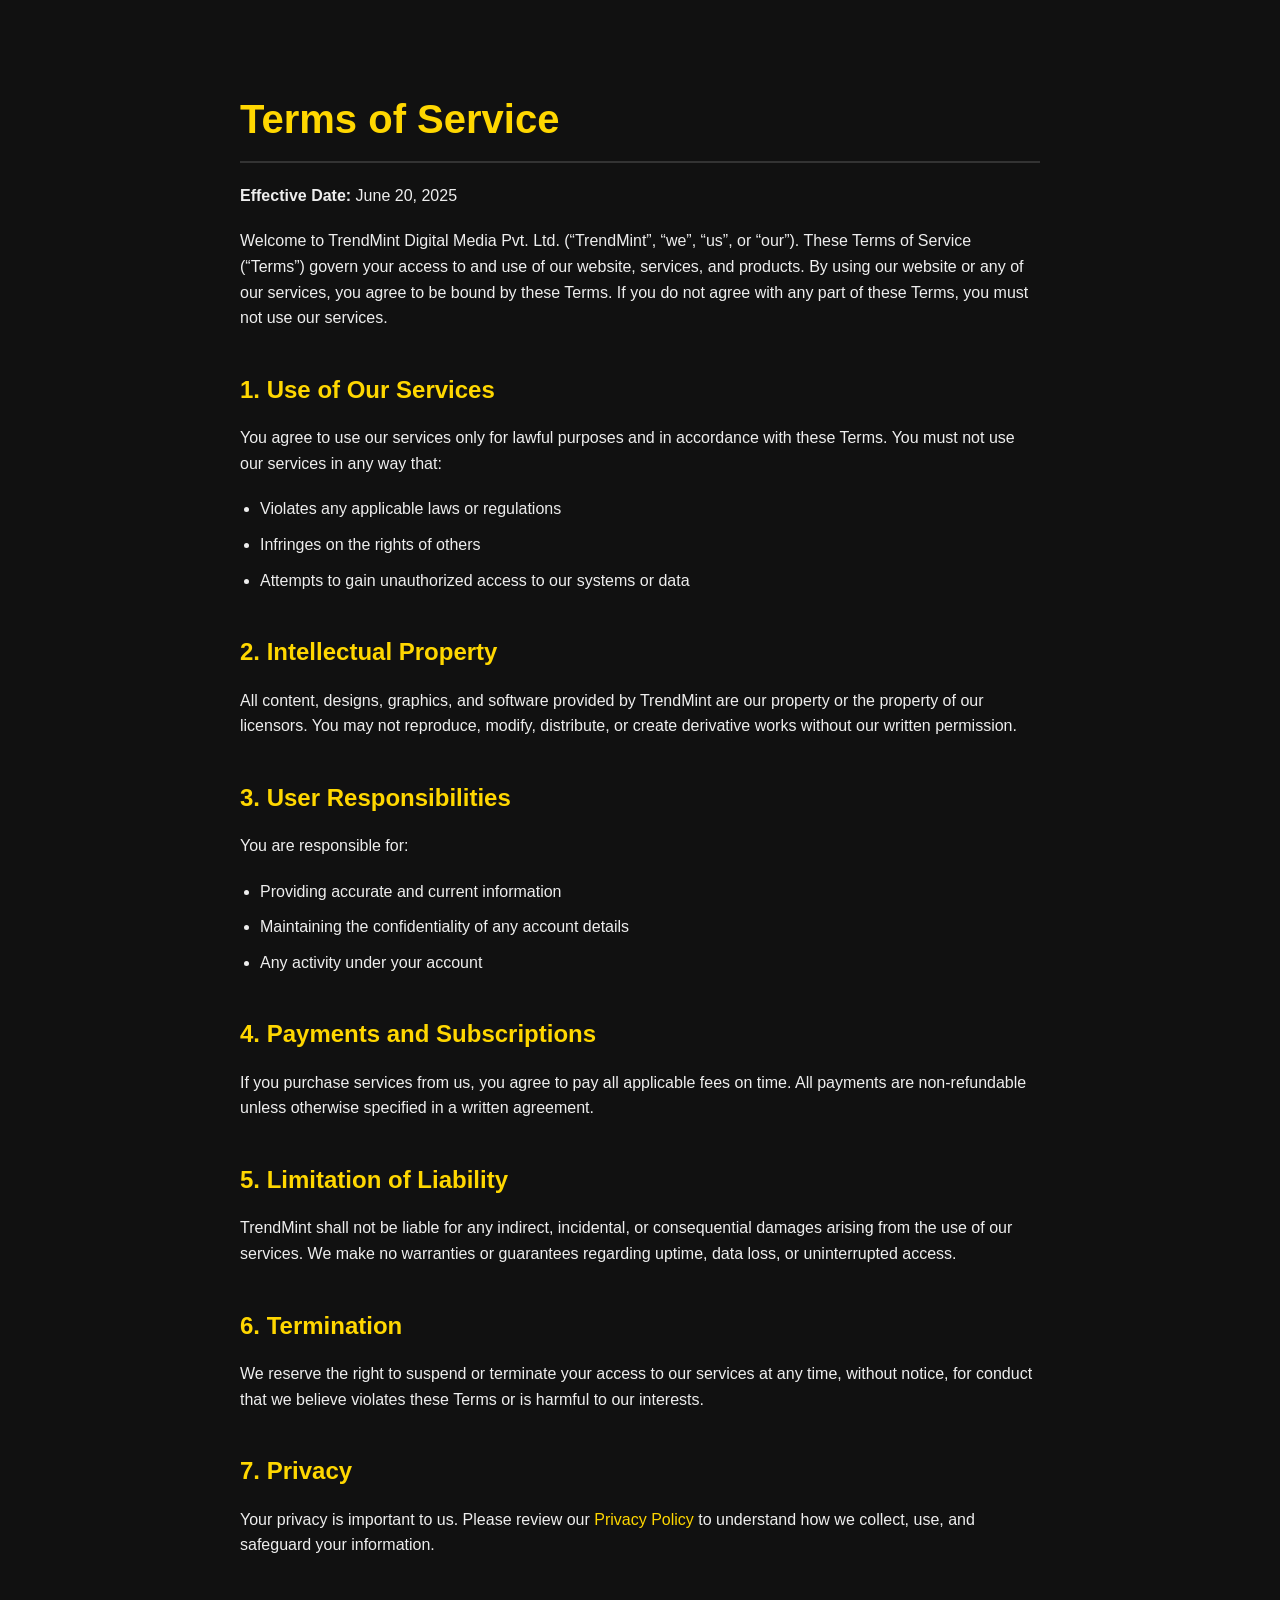
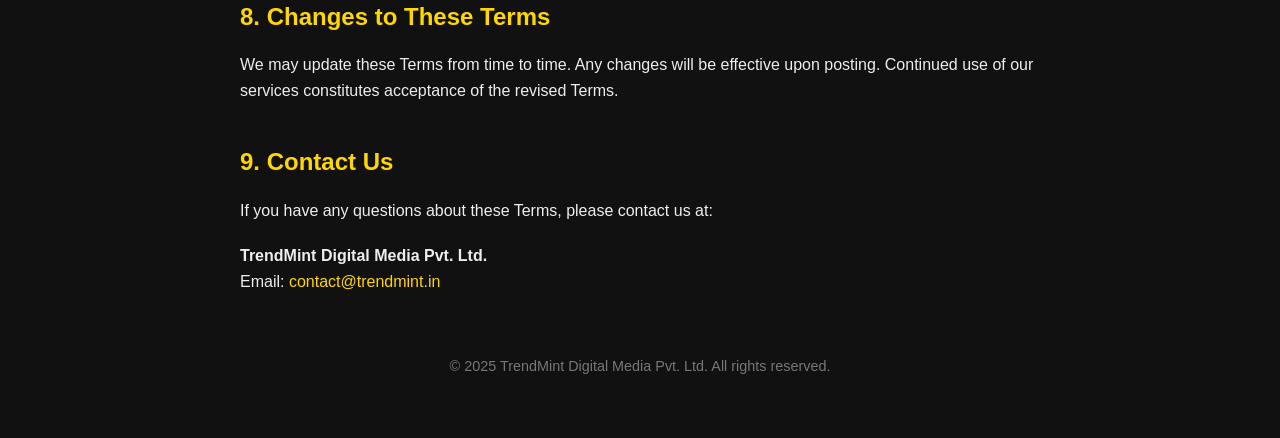
<file: Terms-of-service.html>
<!DOCTYPE html>
<html lang="en">
<head>
  <meta charset="UTF-8" />
  <meta name="viewport" content="width=device-width, initial-scale=1.0"/>
  <title>Terms of Service | TrendMint</title>
  <style>
    body {
      font-family: 'Segoe UI', sans-serif;
      margin: 0;
      padding: 0;
      line-height: 1.6;
      background-color: #111;
      color: #eee;
    }
    .container {
      max-width: 800px;
      margin: 0 auto;
      padding: 60px 20px;
    }
    h1, h2 {
      color: #ffd700;
    }
    h1 {
      font-size: 2.5rem;
      margin-bottom: 20px;
      border-bottom: 2px solid #333;
      padding-bottom: 10px;
    }
    h2 {
      font-size: 1.5rem;
      margin-top: 40px;
      margin-bottom: 10px;
    }
    p {
      margin-bottom: 20px;
    }
    ul {
      margin-bottom: 20px;
      padding-left: 20px;
    }
    li {
      margin-bottom: 10px;
    }
    a {
      color: #ffd700;
      text-decoration: none;
    }
    a:hover {
      text-decoration: underline;
    }
    footer {
      text-align: center;
      margin-top: 60px;
      font-size: 0.9rem;
      color: #777;
    }
  </style>
</head>
<body>
  <div class="container">
    <h1>Terms of Service</h1>
    <p><strong>Effective Date:</strong> June 20, 2025</p>
    <p>Welcome to TrendMint Digital Media Pvt. Ltd. (“TrendMint”, “we”, “us”, or “our”). These Terms of Service (“Terms”) govern your access to and use of our website, services, and products. By using our website or any of our services, you agree to be bound by these Terms. If you do not agree with any part of these Terms, you must not use our services.</p>

    <h2>1. Use of Our Services</h2>
    <p>You agree to use our services only for lawful purposes and in accordance with these Terms. You must not use our services in any way that:</p>
    <ul>
      <li>Violates any applicable laws or regulations</li>
      <li>Infringes on the rights of others</li>
      <li>Attempts to gain unauthorized access to our systems or data</li>
    </ul>

    <h2>2. Intellectual Property</h2>
    <p>All content, designs, graphics, and software provided by TrendMint are our property or the property of our licensors. You may not reproduce, modify, distribute, or create derivative works without our written permission.</p>

    <h2>3. User Responsibilities</h2>
    <p>You are responsible for:</p>
    <ul>
      <li>Providing accurate and current information</li>
      <li>Maintaining the confidentiality of any account details</li>
      <li>Any activity under your account</li>
    </ul>

    <h2>4. Payments and Subscriptions</h2>
    <p>If you purchase services from us, you agree to pay all applicable fees on time. All payments are non-refundable unless otherwise specified in a written agreement.</p>

    <h2>5. Limitation of Liability</h2>
    <p>TrendMint shall not be liable for any indirect, incidental, or consequential damages arising from the use of our services. We make no warranties or guarantees regarding uptime, data loss, or uninterrupted access.</p>

    <h2>6. Termination</h2>
    <p>We reserve the right to suspend or terminate your access to our services at any time, without notice, for conduct that we believe violates these Terms or is harmful to our interests.</p>

    <h2>7. Privacy</h2>
    <p>Your privacy is important to us. Please review our <a href="/privacy-policy">Privacy Policy</a> to understand how we collect, use, and safeguard your information.</p>

    <h2>8. Changes to These Terms</h2>
    <p>We may update these Terms from time to time. Any changes will be effective upon posting. Continued use of our services constitutes acceptance of the revised Terms.</p>

    <h2>9. Contact Us</h2>
    <p>If you have any questions about these Terms, please contact us at:</p>
    <p>
      <strong>TrendMint Digital Media Pvt. Ltd.</strong><br>
      Email: <a href="mailto:contact@trendmint.in">contact@trendmint.in</a><br>
    </p>

    <footer>
      &copy; 2025 TrendMint Digital Media Pvt. Ltd. All rights reserved.
    </footer>
  </div>
</body>
</html>
</file>
